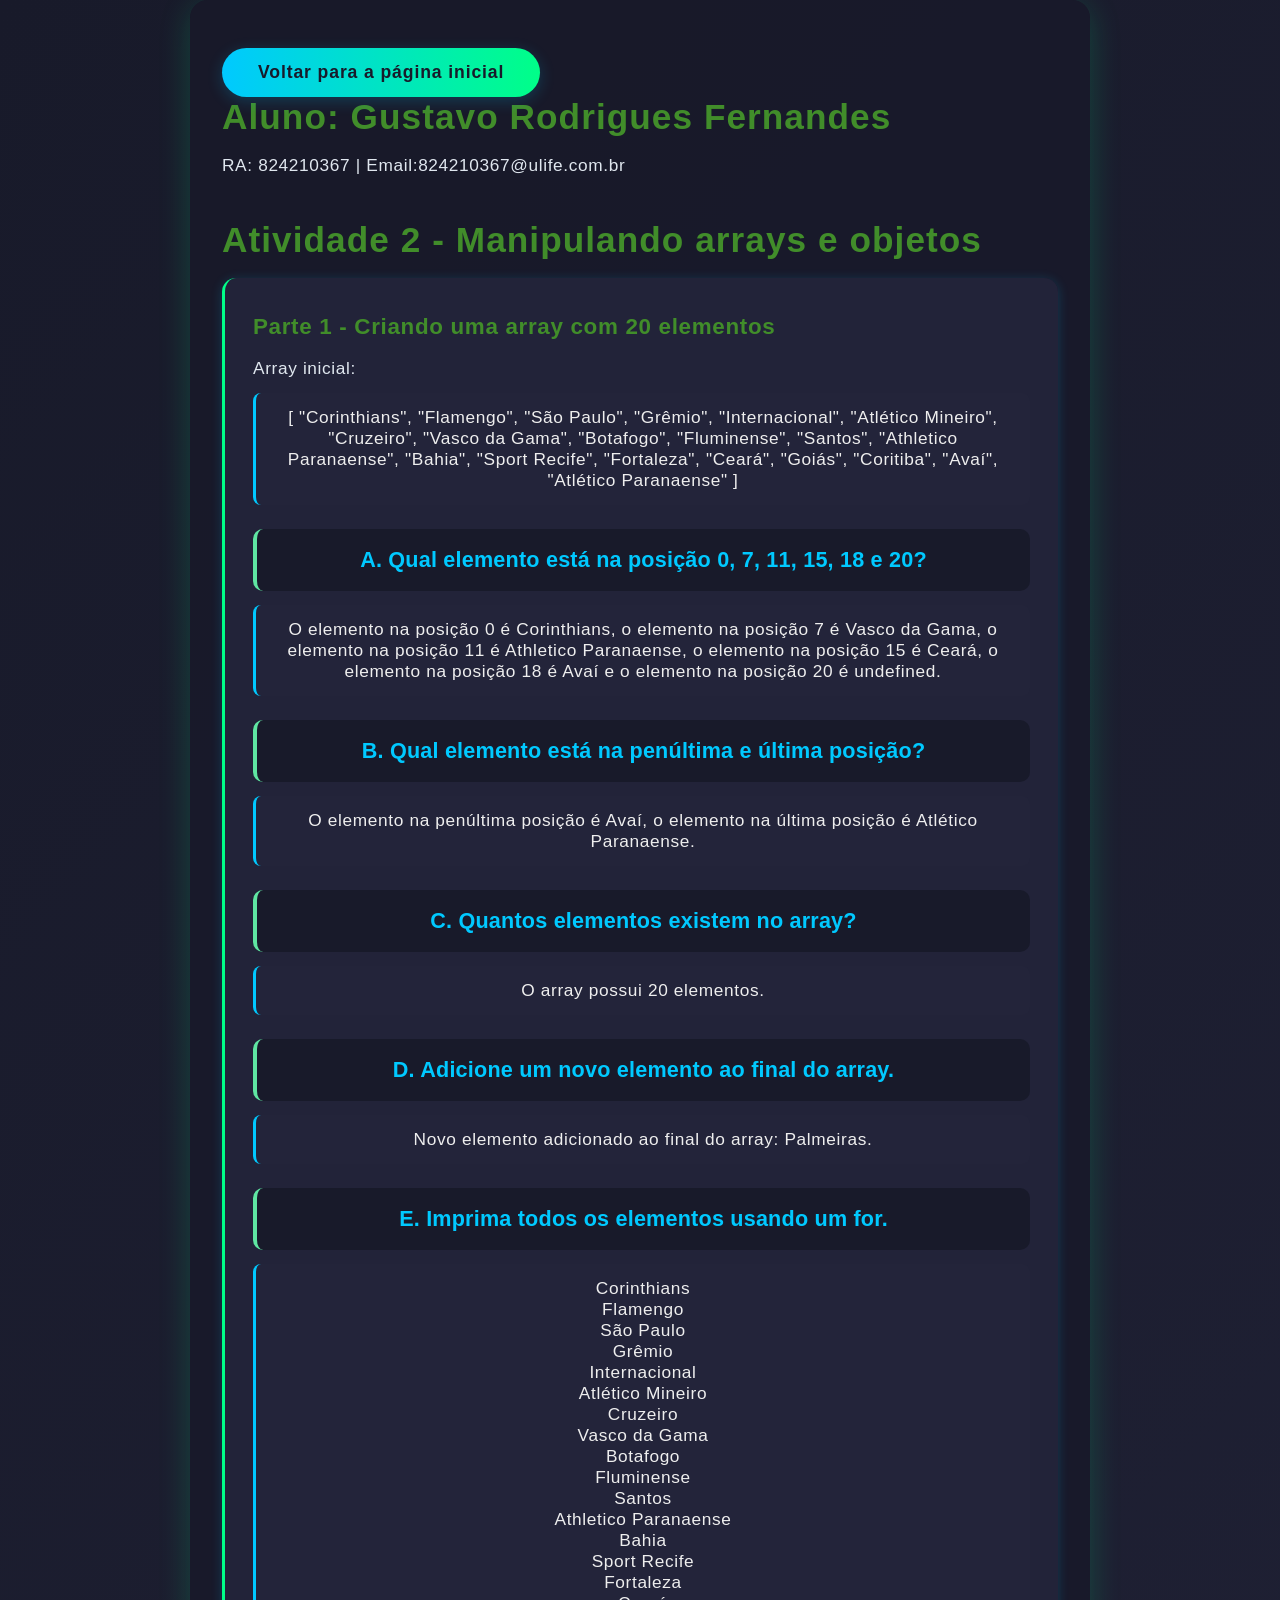
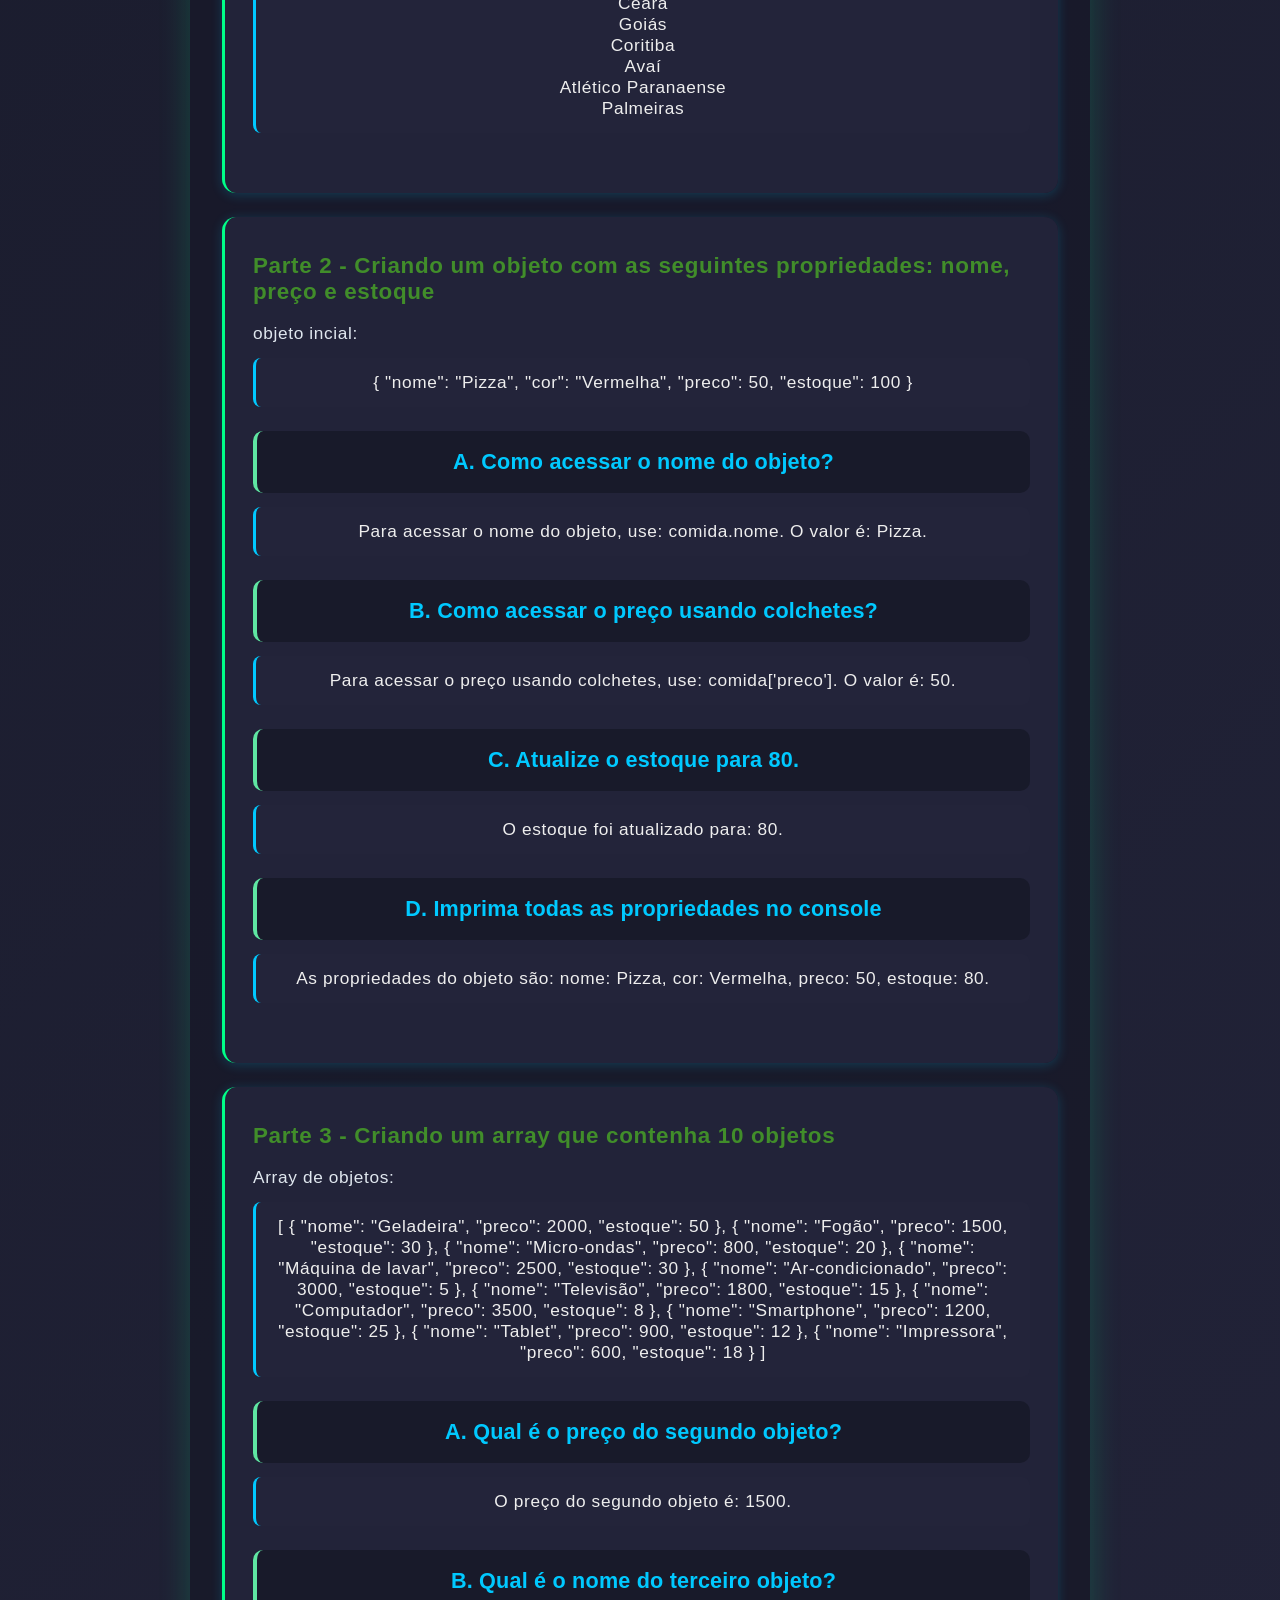
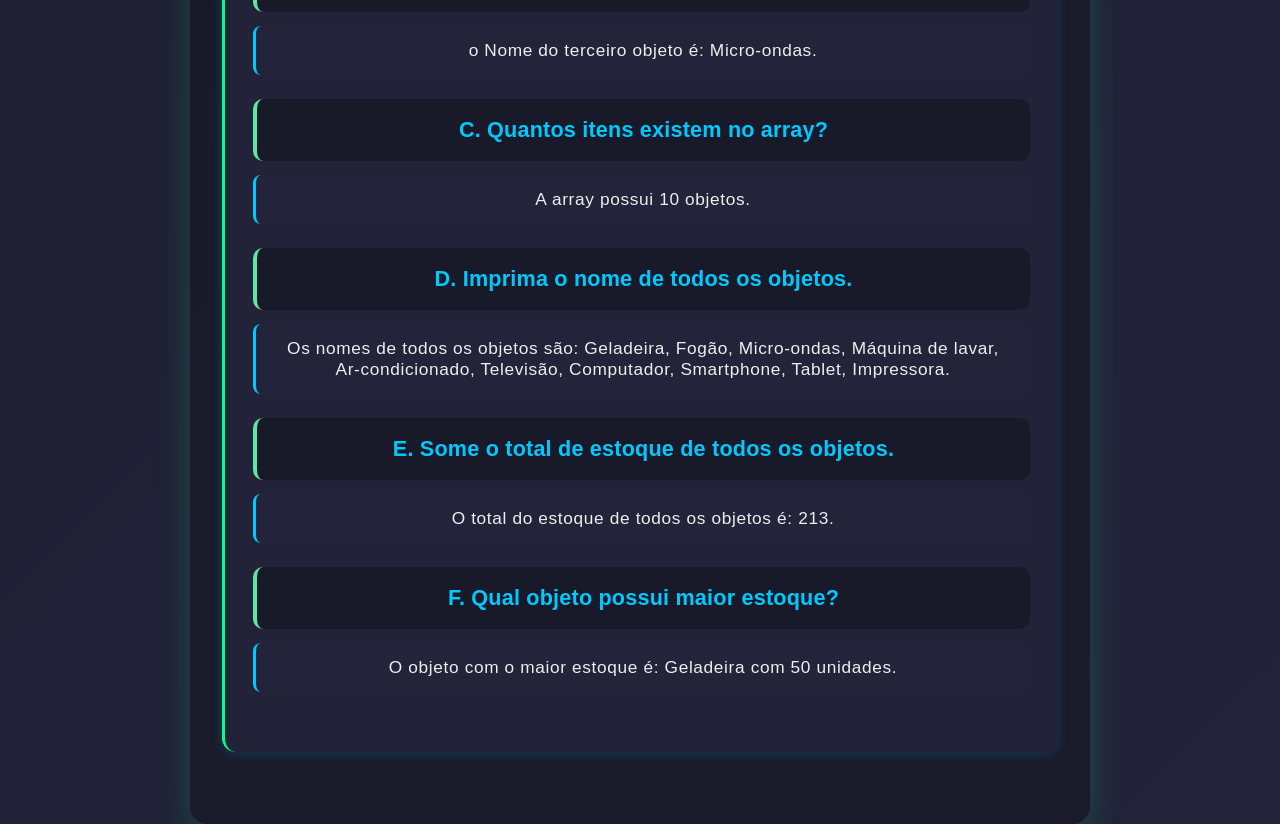
<file: aula2_20022026/index.html>
<!DOCTYPE html>
<html lang="en">
<head>
    <meta charset="UTF-8">
    <meta name="viewport" content="width=device-width, initial-scale=1.0">
    <link rel="stylesheet" href="style.css">
    <script src="parte1.js" type="text/javascript" defer></script>
    <script src="parte2.js" type="text/javascript" defer></script>
    <script src="parte3.js" type="text/javascript" defer></script>
    <title>Atividade 2 - Manipulando arrays e objetos</title>
</head>
<body>
    <div id="container" class="container" name="container">
        <div id="header" class="header" name="header"> 
            <button class="btn-voltar" onclick="window.location.href='../index.html'">Voltar para a página inicial</button>
            <h1>Aluno: Gustavo Rodrigues Fernandes </h1>
            <p>RA: 824210367 | Email:824210367@ulife.com.br
        </div>
        <div id="Atividade" class="Atividade" name="Atividade"> 
            <h1>Atividade 2 - Manipulando arrays e objetos</h1>
            <div id="Parte1" class="Quadrado" name="Parte1">
                <h2>Parte 1 - Criando uma array com 20 elementos</h2>
                <p>Array inicial: <p id="arrayInicial" class="resposta"></p></p>
                <h3 class="pergunta">A. Qual elemento está na posição 0, 7, 11, 15, 18 e 20?</h3>
                <p id="respap1" class="resposta"></p>
                <h3 class="pergunta">B. Qual elemento está na penúltima e última posição?</h3>
                <p id="respbp1" class="resposta"></p>
                <h3 class="pergunta">C. Quantos elementos existem no array?</h3>
                <p id="respcp1" class="resposta"></p>
                <h3 class="pergunta">D. Adicione um novo elemento ao final do array.</h3>
                <p id="respdp1" class="resposta"></p>
                <h3 class="pergunta">E. Imprima todos os elementos usando um for.</h3>
                <p id="respep1" class="resposta"></p>
            </div>
            <div id="Parte2" class="Quadrado" name="Parte2">
                <h2>Parte 2 - Criando um objeto com as seguintes propriedades: nome, preço e estoque</h2>
                <p>objeto incial: <p id="objetoInicial" class="resposta"></p></p>
                <h3 class="pergunta">A. Como acessar o nome do objeto?</h3>
                <p id="resap2" class="resposta"></p>
                <h3 class="pergunta">B. Como acessar o preço usando colchetes?</h3>
                <p id="resbp2" class="resposta"></p>
                <h3 class="pergunta">C. Atualize o estoque para 80.</h3>
                <p id="rescp2" class="resposta"></p>
                <h3 class="pergunta">D. Imprima todas as propriedades no console</h3>
                <p id="resdp2" class="resposta"></p>
            </div>
            <div id="Parte3" class="Quadrado" name="Parte3"> 
                <h2>Parte 3 - Criando um array que contenha 10 objetos</h2>
                <p>Array de objetos: <p id="arrayObjetos" class="resposta"></p></p>
                <h3 class="pergunta">A. Qual é o preço do segundo objeto?</h3>
                <p id="resap3" class="resposta"></p>
                <h3 class="pergunta">B. Qual é o nome do terceiro objeto?</h3>
                <p id="resbp3" class="resposta"></p>
                <h3 class="pergunta">C. Quantos itens existem no array?</h3>
                <p id="rescp3" class="resposta"></p>
                <h3 class="pergunta">D. Imprima o nome de todos os objetos.</h3>
                <p id="resdp3" class="resposta"></p>
                <h3 class="pergunta">E. Some o total de estoque de todos os objetos.</h3>
                <p id="respep3" class="resposta"></p>
                <h3 class="pergunta">F. Qual objeto possui maior estoque?</h3>
                <p id="respfp3" class="resposta"></p>
            </div>               
        </div>
    </div>   
</body>
</html>
</file>
<file: aula2_20022026/style.css>
* {
  margin: 0;
  padding: 0;
  box-sizing: border-box;
}

body {
  min-height: 100vh;
  background: linear-gradient(135deg, #181a2a 0%, #23243a 100%);
  color: #e0e7ef;
  font-family: 'Segoe UI', 'Roboto', Arial, sans-serif;
  display: flex;
  justify-content: center;
  align-items: center;
  letter-spacing: 0.04em;
}

.container {
  max-width: 900px;
  width: 90%;
  background: rgba(24, 26, 42, 0.92);
  border-radius: 18px;
  box-shadow: 0 6px 32px #00ff8833;
  padding: 48px 32px;
  display: flex;
  flex-direction: column;
  gap: 32px;
}

.Quadrado {
  background: rgba(35, 36, 58, 0.97);
  border-radius: 14px;
  padding: 36px 28px;
  box-shadow: 0 2px 12px #00c9ff33;
  border-left: 3px solid #00ff88;
  margin-bottom: 24px;
}

h1, h2, h3 {
  color: #418d2a;
  font-weight: 600;
  letter-spacing: 0.03em;
  margin-bottom: 18px;
}

h1 {
  font-size: 2.2em;
}
h2 {
  font-size: 1.4em;
}
h3 {
  font-size: 1.1em;
}

p {
  color: #e0e7ef;
  font-size: 1.08em;
  margin-bottom: 12px;
}

button, .btn {
  background: linear-gradient(90deg, #00c9ff 0%, #00ff88 100%);
  color: #181a2a;
  border: none;
  padding: 14px 36px;
  border-radius: 30px;
  font-size: 1.1em;
  font-weight: 600;
  cursor: pointer;
  box-shadow: 0 4px 16px #00c9ff33;
  transition: transform 0.2s, box-shadow 0.2s, background 0.3s;
  letter-spacing: 0.05em;
  position: relative;
  overflow: hidden;
}
button:hover, .btn:hover {
  transform: scale(1.05);
  background: linear-gradient(90deg, #00ff88 0%, #00c9ff 100%);
  box-shadow: 0 8px 32px #00ff8833;
}

.resposta {
  background: #23243a;
  border-left: 3px solid #00c9ff;
  color: #eeeeee;
  font-size: 1.08em;
  font-weight: 500;
  padding: 14px 18px;
  margin: 14px 0 24px 0;
  border-radius: 8px;
  display: flex;
  justify-content: center;
  align-items: center;
  text-align: center;
}

.pergunta {
  background: #181a2a;
  color: #00c9ff;
  font-size: 1.35em;
  font-weight: 800;
  padding: 18px 24px;
  margin: 24px 0 14px 0;
  border-radius: 10px;
  border-left: 4px solid #5fe6a2;
  text-align: center;
  letter-spacing: 0.2px;
}


::-webkit-scrollbar {
  width: 8px;
  background: #23243a;
}
::-webkit-scrollbar-thumb {
  background: #00c9ff;
  border-radius: 8px;
}
</file>
